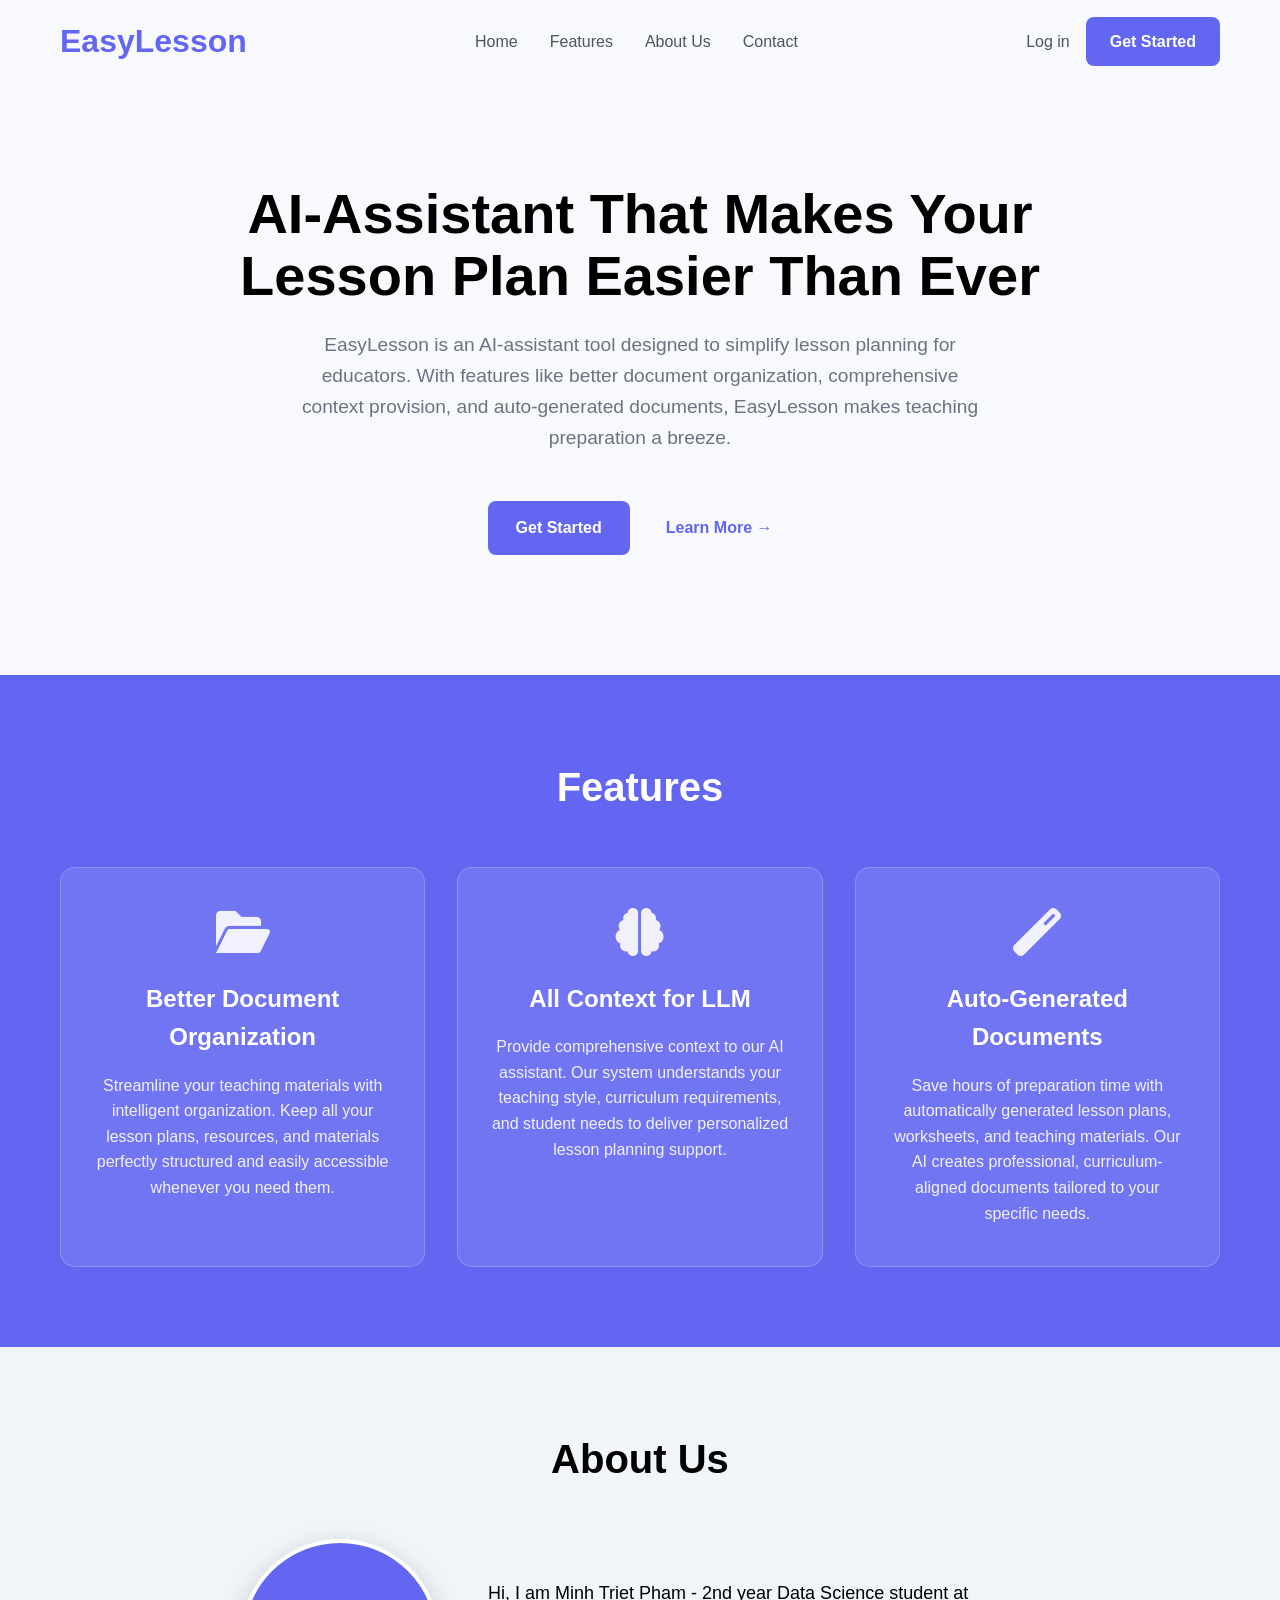
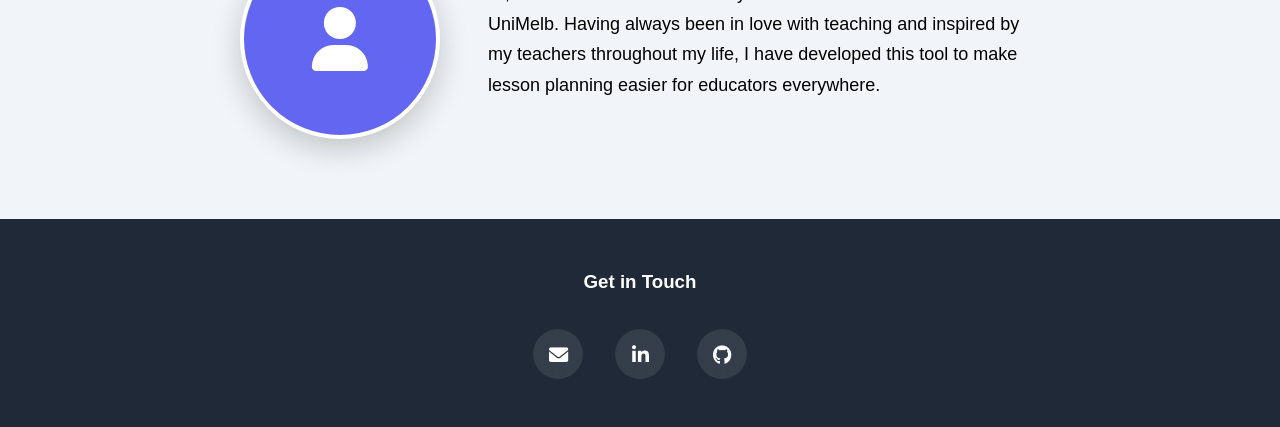
<file: frontend/index.html>
<!DOCTYPE html>
<html lang="en">
<head>
    <meta charset="UTF-8">
    <meta name="viewport" content="width=device-width, initial-scale=1.0">
    <title>EasyLesson - AI-Powered Lesson Planning</title>
    <link href="https://cdnjs.cloudflare.com/ajax/libs/font-awesome/6.0.0/css/all.min.css" rel="stylesheet">
    <style>
        * {
            margin: 0;
            padding: 0;
            box-sizing: border-box;
        }

        body {
            font-family: 'Segoe UI', Tahoma, Geneva, Verdana, sans-serif;
            line-height: 1.6;
            color: #000000;
            background: #f8f9fc;
            min-height: 100vh;
        }

        .container {
            max-width: 1200px;
            margin: 0 auto;
            padding: 0 20px;
        }

        /* Header */
        header {
            background: rgba(255, 255, 255, 0); /* Changed to transparent */
            backdrop-filter: none; /* Removed backdrop filter */
            box-shadow: none; /* Removed shadow */
            position: relative; /* Changed to relative positioning */
            top: 0;
            z-index: 100;
        }

        .header-content {
            display: flex;
            justify-content: space-between;
            align-items: center;
            padding: 1rem 0;
        }

        .nav-section {
            display: flex;
            align-items: center;
            gap: 3rem;
        }

        .nav-links {
            display: flex;
            gap: 2rem;
            list-style: none;
        }

        .nav-links a {
            color: #4b5563;
            text-decoration: none;
            font-weight: 500;
            transition: color 0.3s ease;
        }

        .nav-links a:hover {
            color: #6366f1;
        }

        .auth-section {
            display: flex;
            align-items: center;
            gap: 1rem;
        }

        .login-link {
            color: #4b5563;
            text-decoration: none;
            font-weight: 500;
            transition: color 0.3s ease;
        }

        .login-link:hover {
            color: #6366f1;
        }

        .logo {
            font-size: 2rem;
            font-weight: 700;
            color: #6366f1;
            text-decoration: none;
            transition: all 0.3s ease;
        }

        .logo:hover {
            transform: scale(1.05);
            color: #5855eb;
        }

        .cta-button {
            background: #6366f1;
            color: white;
            padding: 12px 24px;
            border: none;
            border-radius: 8px;
            font-size: 16px;
            font-weight: 600;
            cursor: pointer;
            text-decoration: none;
            display: inline-flex;
            align-items: center;
            gap: 8px;
            transition: all 0.3s ease;
        }

        .cta-button:hover {
            background: #5855eb;
            transform: translateY(-1px);
        }

        /* Hero Section */
        .hero {
            text-align: center;
            padding: 100px 0 120px 0;
            background: #f8f9fc;
        }

        .hero h1 {
            font-size: 3.5rem;
            font-weight: 600; /* Made thinner */
            margin-bottom: 1.5rem;
            color: #000000;
            line-height: 1.1;
            max-width: 900px;
            margin-left: auto;
            margin-right: auto;
            text-align: center; /* Explicitly center align for consistency */
        }

        .hero-description {
            font-size: 1.2rem;
            color: #6b7280;
            margin-bottom: 3rem;
            line-height: 1.6;
            max-width: 700px;
            margin-left: auto;
            margin-right: auto;
        }

        .hero-buttons {
            display: flex;
            justify-content: center;
            gap: 1rem;
            align-items: center;
            flex-wrap: wrap;
        }

        .primary-button {
            background: #6366f1;
            color: white;
            padding: 14px 28px;
            border: none;
            border-radius: 8px;
            font-size: 16px;
            font-weight: 600;
            cursor: pointer;
            text-decoration: none;
            transition: all 0.3s ease;
        }

        .primary-button:hover {
            background: #5855eb;
            transform: translateY(-1px);
        }

        .secondary-button {
            color: #6366f1;
            text-decoration: none;
            font-weight: 600;
            font-size: 16px;
            padding: 14px 20px;
            transition: all 0.3s ease;
        }

        .secondary-button:hover {
            color: #5855eb;
        }

        /* Features Section */
        .features {
            padding: 80px 0;
            background: #6366f1;
            color: white;
        }

        .features .section-title {
            color: white;
        }

        .section-title {
            text-align: center;
            font-size: 2.5rem;
            font-weight: 700;
            margin-bottom: 3rem;
            color: #000000;
        }

        .features-grid {
            display: grid;
            grid-template-columns: repeat(auto-fit, minmax(300px, 1fr));
            gap: 2rem;
            margin-top: 3rem;
        }

        .feature-card {
            padding: 2.5rem 2rem;
            text-align: center;
            transition: all 0.3s ease;
            background: rgba(255, 255, 255, 0.1);
            border-radius: 15px;
            backdrop-filter: blur(10px);
            border: 1px solid rgba(255, 255, 255, 0.2);
        }

        .feature-card:hover {
            transform: translateY(-5px);
            background: rgba(255, 255, 255, 0.2);
        }

        .feature-icon {
            font-size: 3rem;
            color: rgba(255, 255, 255, 0.9);
            margin-bottom: 1.5rem;
            display: block;
        }

        .feature-card h3 {
            font-size: 1.5rem;
            font-weight: 600;
            margin-bottom: 1rem;
            color: white;
        }

        .feature-card p {
            font-size: 16px;
            color: rgba(255, 255, 255, 0.9);
            line-height: 1.6;
        }

        /* About Section */
        .about {
            background: #f1f5f9;
            padding: 80px 0;
        }

        .about-content {
            display: grid;
            grid-template-columns: 200px 1fr;
            gap: 3rem;
            align-items: center;
            max-width: 800px;
            margin: 0 auto;
        }

        .avatar {
            width: 200px;
            height: 200px;
            border-radius: 50%;
            object-fit: cover;
            box-shadow: 0 10px 30px rgba(0, 0, 0, 0.2);
            border: 4px solid white;
        }

        .avatar-placeholder {
            width: 200px;
            height: 200px;
            border-radius: 50%;
            background: #6366f1;
            display: flex;
            align-items: center;
            justify-content: center;
            color: white;
            font-size: 4rem;
            box-shadow: 0 10px 30px rgba(0, 0, 0, 0.2);
            border: 4px solid white;
        }

        .about-text {
            font-size: 18px;
            line-height: 1.7;
            color: #000000;
        }

        /* Footer */
        footer {
            background: #1f2937;
            color: white;
            padding: 3rem 0;
            text-align: center;
        }

        .social-links {
            display: flex;
            justify-content: center;
            gap: 2rem;
            margin-top: 2rem;
        }

        .social-icon {
            display: inline-flex;
            align-items: center;
            justify-content: center;
            width: 50px;
            height: 50px;
            background: rgba(255, 255, 255, 0.1);
            color: white;
            border-radius: 50%;
            font-size: 1.2rem;
            text-decoration: none;
            transition: all 0.3s ease;
            backdrop-filter: blur(10px);
        }

        .social-icon:hover {
            background: #6366f1;
            transform: translateY(-3px);
            box-shadow: 0 8px 25px rgba(99, 102, 241, 0.3);
        }

        /* Responsive Design */
        @media (max-width: 768px) {
            .hero h1 {
                font-size: 2.5rem;
            }

            .about-content {
                grid-template-columns: 1fr;
                text-align: center;
                gap: 2rem;
            }

            .avatar, .avatar-placeholder {
                width: 150px;
                height: 150px;
                margin: 0 auto;
            }

            .avatar-placeholder {
                font-size: 3rem;
            }

            .features-grid {
                grid-template-columns: 1fr;
            }

            .social-links {
                gap: 1rem;
            }

            .header-content {
                flex-direction: row;
                gap: 1rem;
            }

            .nav-section {
                display: none;
            }

            .logo {
                font-size: 1.8rem;
            }

            .hero h1 {
                font-size: 2.5rem;
            }

            .hero-description {
                font-size: 1.1rem;
            }

            .hero-buttons {
                flex-direction: column;
                align-items: center;
            }
        }

        /* Animations */
        @keyframes fadeInUp {
            from {
                opacity: 0;
                transform: translateY(30px);
            }
            to {
                opacity: 1;
                transform: translateY(0);
            }
        }

        .feature-card {
            animation: fadeInUp 0.6s ease forwards;
        }

        .feature-card:nth-child(1) { animation-delay: 0.1s; }
        .feature-card:nth-child(2) { animation-delay: 0.2s; }
        .feature-card:nth-child(3) { animation-delay: 0.3s; }
    </style>
</head>
<body>
    <!-- Header -->
    <header>
        <div class="container">
            <div class="header-content">
                <a href="#" class="logo">EasyLesson</a>
                
                <div class="nav-section">
                    <ul class="nav-links">
                        <li><a href="#home">Home</a></li>
                        <li><a href="#features">Features</a></li>
                        <li><a href="#about">About Us</a></li>
                        <li><a href="#contact">Contact</a></li>
                    </ul>
                </div>

                <div class="auth-section">
                    <a href="#" class="login-link">Log in</a>
                    <a href="#" class="cta-button">Get Started</a>
                </div>
            </div>
        </div>
    </header>

    <!-- Hero Section -->
    <section class="hero" id="home">
        <div class="container">
            <h1>AI-Assistant That Makes Your Lesson Plan Easier Than Ever</h1>
            <p class="hero-description">
                EasyLesson is an AI-assistant tool designed to simplify lesson planning for educators. 
                With features like better document organization, comprehensive context provision, 
                and auto-generated documents, EasyLesson makes teaching preparation a breeze.
            </p>
            <div class="hero-buttons">
                <a href="#" class="primary-button">Get Started</a>
                <a href="#" class="secondary-button">Learn More →</a>
            </div>
        </div>
    </section>

    <!-- Features Section -->
    <section class="features">
        <div class="container">
            <h2 class="section-title">Features</h2>
            <div class="features-grid">
                <div class="feature-card">
                    <i class="fas fa-folder-open feature-icon"></i>
                    <h3>Better Document Organization</h3>
                    <p>Streamline your teaching materials with intelligent organization. Keep all your lesson plans, resources, and materials perfectly structured and easily accessible whenever you need them.</p>
                </div>
                <div class="feature-card">
                    <i class="fas fa-brain feature-icon"></i>
                    <h3>All Context for LLM</h3>
                    <p>Provide comprehensive context to our AI assistant. Our system understands your teaching style, curriculum requirements, and student needs to deliver personalized lesson planning support.</p>
                </div>
                <div class="feature-card">
                    <i class="fas fa-magic feature-icon"></i>
                    <h3>Auto-Generated Documents</h3>
                    <p>Save hours of preparation time with automatically generated lesson plans, worksheets, and teaching materials. Our AI creates professional, curriculum-aligned documents tailored to your specific needs.</p>
                </div>
            </div>
        </div>
    </section>

    <!-- About Section -->
    <section class="about">
        <div class="container">
            <h2 class="section-title">About Us</h2>
            <div class="about-content">
                <div class="avatar-placeholder">
                    <i class="fas fa-user"></i>
                </div>
                <div class="about-text">
                    <p>Hi, I am Minh Triet Pham - 2nd year Data Science student at UniMelb. Having always been in love with teaching and inspired by my teachers throughout my life, I have developed this tool to make lesson planning easier for educators everywhere.</p>
                </div>
            </div>
        </div>
    </section>

    <!-- Footer -->
    <footer id="contact">
        <div class="container">
            <h3>Get in Touch</h3>
            <div class="social-links">
                <a href="mailto:minhtrietmt3@gmail.com" class="social-icon" target="_blank" rel="noopener noreferrer" title="Email">
                    <i class="fas fa-envelope"></i>
                </a>
                <a href="https://www.linkedin.com/in/minhtrietp/" class="social-icon" target="_blank" rel="noopener noreferrer" title="LinkedIn">
                    <i class="fab fa-linkedin-in"></i>
                </a>
                <a href="https://github.com/minhtrietcancode" class="social-icon" target="_blank" rel="noopener noreferrer" title="GitHub">
                    <i class="fab fa-github"></i>
                </a>
            </div>
        </div>
    </footer>

    <script>
        // Add smooth scrolling and interactive effects
        document.addEventListener('DOMContentLoaded', function() {
            // Smooth reveal animation for feature cards
            const observerOptions = {
                threshold: 0.1,
                rootMargin: '0px 0px -50px 0px'
            };

            const observer = new IntersectionObserver(function(entries) {
                entries.forEach(entry => {
                    if (entry.isIntersecting) {
                        entry.target.style.opacity = '1';
                        entry.target.style.transform = 'translateY(0)';
                    }
                });
            }, observerOptions);

            // Observe feature cards
            document.querySelectorAll('.feature-card').forEach(card => {
                card.style.opacity = '0';
                card.style.transform = 'translateY(30px)';
                card.style.transition = 'all 0.6s ease';
                observer.observe(card);
            });

            // Add click effect to CTA button
            const ctaButton = document.querySelector('.cta-button');
            ctaButton.addEventListener('click', function(e) {
                e.preventDefault();
                this.style.transform = 'translateY(-2px) scale(0.98)';
                setTimeout(() => {
                    this.style.transform = 'translateY(-2px) scale(1)';
                }, 150);
            });

            // Add parallax effect to hero section
            window.addEventListener('scroll', function() {
                const scrolled = window.pageYOffset;
                const hero = document.querySelector('.hero');
                if (hero) {
                    hero.style.transform = `translateY(${scrolled * 0.1}px)`;
                }
            });
        });
    </script>
</body>
</html>
</file>
